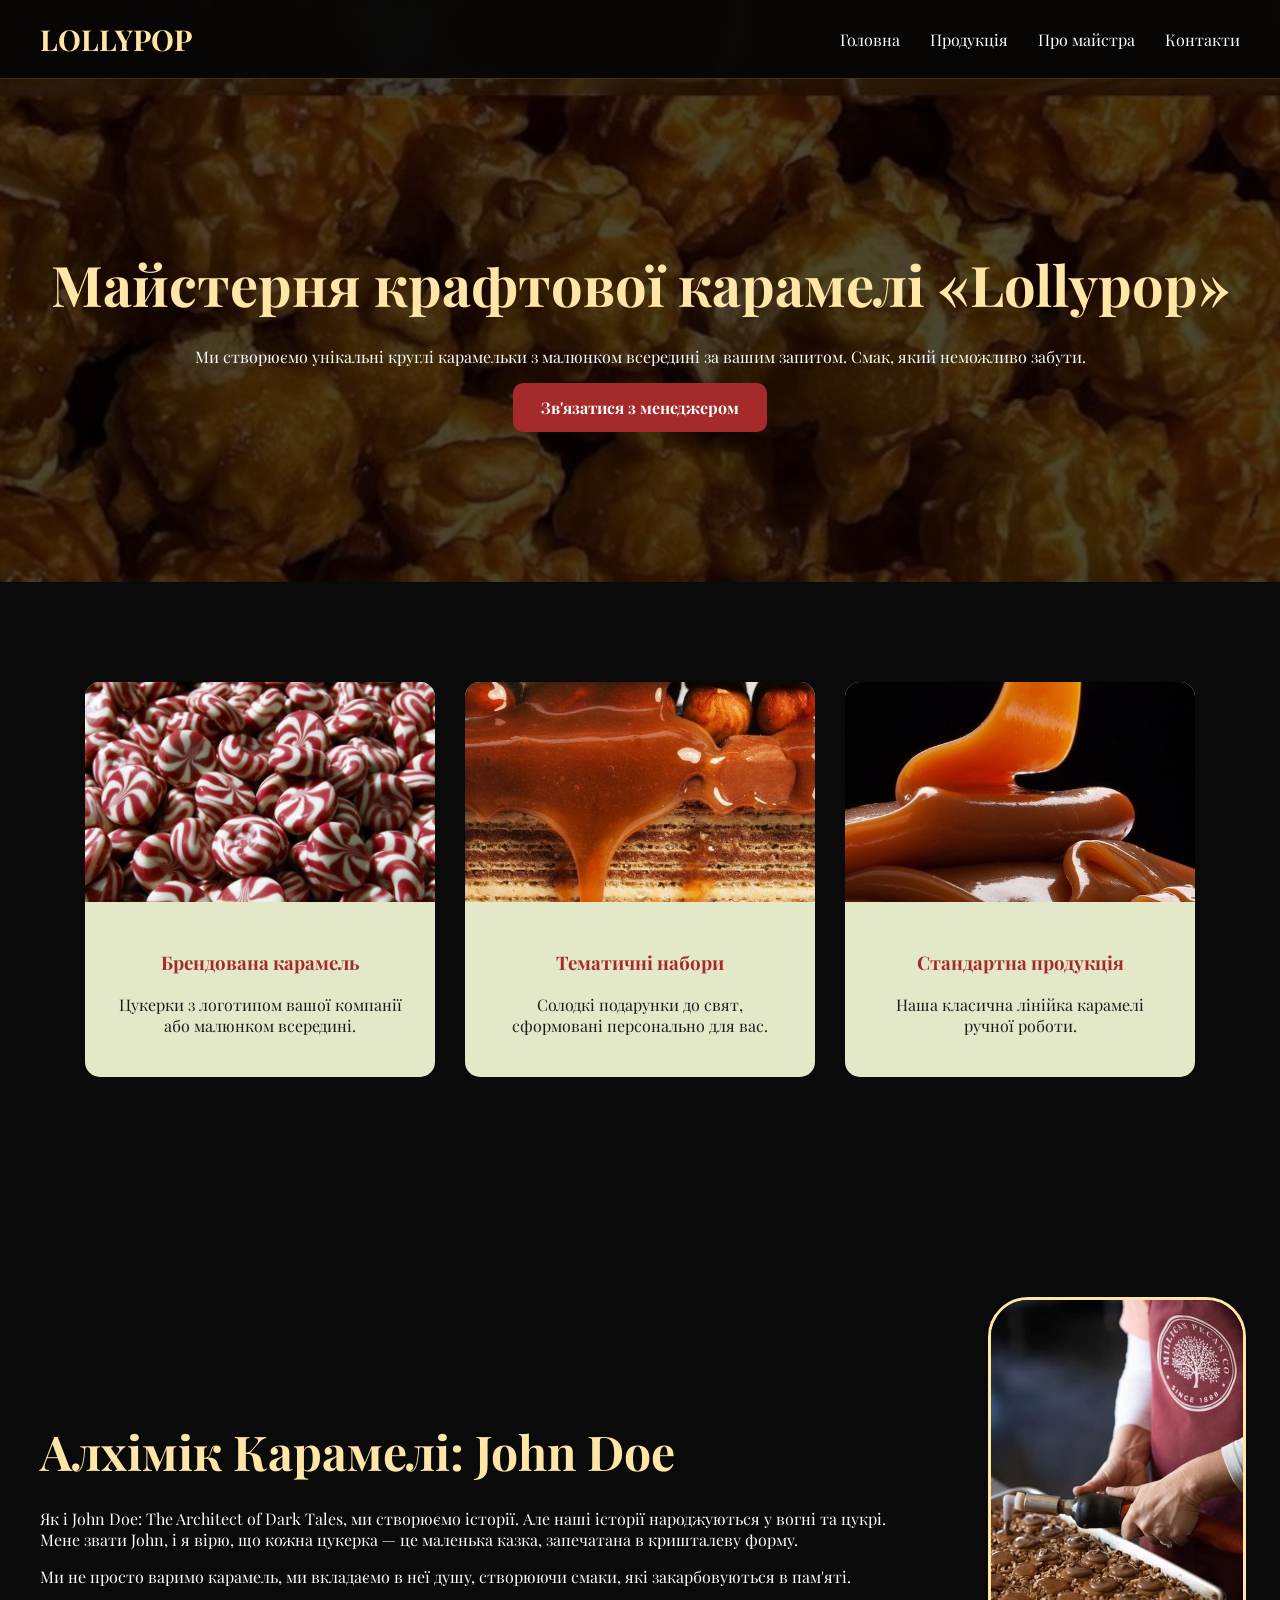
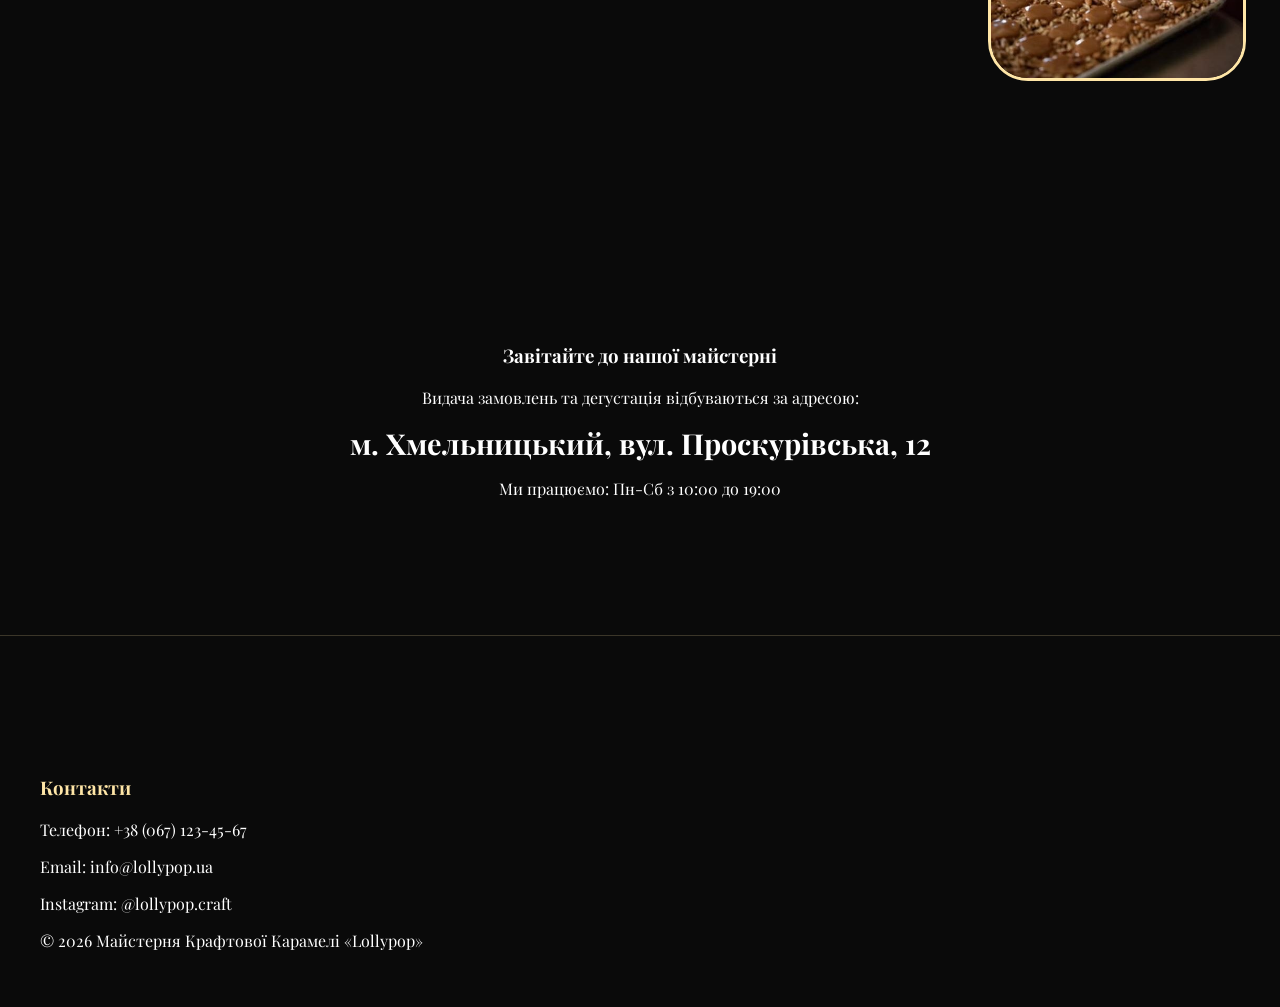
<file: index.html>
<!DOCTYPE html>
<html lang="uk">
<head>
    <meta charset="UTF-8">
    <meta name="viewport" content="width=device-width, initial-scale=1.0">
    <title>Lollypop - Майстерня Крафтової Карамелі</title>
    <link rel="stylesheet" href="style.css">
</head>
<body>

    <header class="header">
        <div class="container nav-container">
            <div class="logo">Lollypop</div>
            
            <div class="hamburger" id="hamburger">
                <span></span>
                <span></span>
                <span></span>
            </div>

            <nav class="nav-menu" id="nav-menu">
                <ul>
                    <li><a href="#">Головна</a></li>
                    <li><a href="#products">Продукція</a></li>
                    <li><a href="#master">Про майстра</a></li>
                    <li><a href="#contacts">Контакти</a></li>
                </ul>
            </nav>
        </div>
    </header>

    <section class="hero">
        <div class="container">
            <h1>Майстерня крафтової карамелі «Lollypop»</h1>
            <p>Ми створюємо унікальні круглі карамельки з малюнком всередині за вашим запитом. Смак, який неможливо забути.</p>
            <a href="#" class="btn-manager">Зв'язатися з менеджером</a>
        </div>
    </section>

    <section class="products-container" id="products">
        <div class="container">
            <div class="product-grid">
                <div class="card">
                    <img src="img/brand-candy.jpg" alt="Брендована карамель" class="card-img">
                    <div class="card-content">
                        <h3>Брендована карамель</h3>
                        <p>Цукерки з логотипом вашої компанії або малюнком всередині.</p>
                    </div>
                </div>
                <div class="card">
                    <img src="img/gift-sets.jpg" alt="Тематичні набори" class="card-img">
                    <div class="card-content">
                        <h3>Тематичні набори</h3>
                        <p>Солодкі подарунки до свят, сформовані персонально для вас.</p>
                    </div>
                </div>
                <div class="card">
                    <img src="img/classic-style.jpg" alt="Стандартна продукція" class="card-img">
                    <div class="card-content">
                        <h3>Стандартна продукція</h3>
                        <p>Наша класична лінійка карамелі ручної роботи.</p>
                    </div>
                </div>
            </div>
        </div>
    </section>

    <section class="master-section" id="master">
        <div class="container master-grid">
            <div class="master-info">
                <h2>Алхімік Карамелі: John Doe</h2>
                <p>Як і John Doe: The Architect of Dark Tales, ми створюємо історії. Але наші історії народжуються у вогні та цукрі. Мене звати John, і я вірю, що кожна цукерка — це маленька казка, запечатана в кришталеву форму.</p>
                <p>Ми не просто варимо карамель, ми вкладаємо в неї душу, створюючи смаки, які закарбовуються в пам'яті.</p>
            </div>
            <div class="master-image">
                <img src="img/about-process.jpg" alt="Майстер за роботою" class="img-styled">
            </div>
        </div>
    </section>

    <section class="address-section" id="contacts">
        <div class="container">
            <div class="address-box">
                <h3>Завітайте до нашої майстерні</h3>
                <p>Видача замовлень та дегустація відбуваються за адресою:</p>
                <p class="highlight">м. Хмельницький, вул. Проскурівська, 12</p>
                <p class="note">Ми працюємо: Пн-Сб з 10:00 до 19:00</p>
            </div>
        </div>
    </section>

    <footer class="footer">
        <div class="container">
            <h3>Контакти</h3>
            <p>Телефон: +38 (067) 123-45-67</p>
            <p>Email: info@lollypop.ua</p>
            <p>Instagram: @lollypop.craft</p>
            <p>&copy; 2026 Майстерня Крафтової Карамелі «Lollypop»</p>
        </div>
    </footer>

    <script>
        const hamburger = document.getElementById('hamburger');
        const navMenu = document.getElementById('nav-menu');

        hamburger.addEventListener('click', () => {
            navMenu.classList.toggle('active');
            hamburger.classList.toggle('is-active');
        });

        // Закриття меню при кліку на пункт
        document.querySelectorAll('.nav-menu a').forEach(n => n.addEventListener('click', () => {
            navMenu.classList.remove('active');
            hamburger.classList.remove('is-active');
        }));
    </script>

</body>
</html>
</file>
<file: style.css>
/* 1. ПІДКЛЮЧЕННЯ ШРИФТУ (Виправлено шлях, бо файли лежать у списку) */
@font-face {
    font-family: 'PlayfairLolly';
    src: url('PlayfairDisplay-VariableFont_wght.ttf') format('truetype');
}

/* 2. ЗАГАЛЬНІ НАЛАШТУВАННЯ */
html {
    scroll-behavior: smooth;
}

body {
    margin: 0;
    padding: 0;
    font-family: 'PlayfairLolly', serif !important; 
    background-color: #0a0a0a;
    color: white;
    text-align: center;
    overflow-x: hidden;
}

.container {
    max-width: 1200px;
    margin: 0 auto;
    padding: 0 20px;
}

/* 3. ШАПКА ТА НАВІГАЦІЯ */
.header {
    background: rgba(5, 5, 5, 0.9);
    backdrop-filter: blur(10px);
    padding: 20px 0;
    position: fixed;
    width: 100%;
    top: 0;
    z-index: 2000;
    border-bottom: 1px solid rgba(255, 230, 167, 0.2);
}

.nav-container {
    display: flex;
    justify-content: space-between;
    align-items: center;
}

.logo {
    font-size: 1.8rem;
    color: #FFE6A7;
    font-weight: bold;
    text-transform: uppercase;
}

.nav-menu ul {
    list-style: none;
    display: flex;
    gap: 30px;
    margin: 0;
}

.nav-menu a {
    color: white;
    text-decoration: none;
    transition: 0.3s;
}

.nav-menu a:hover {
    color: #FFE6A7;
}

/* 4. ГЕРОЙ-БЛОК (Шляхи без папок для надійності) */
.hero {
    padding: 200px 0 150px 0; 
    background: linear-gradient(rgba(0,0,0,0.7), rgba(0,0,0,0.7)), url('hero-bg.jpg');
    background-size: cover;
    background-position: center;
    background-attachment: fixed;
}

.hero h1 {
    font-size: 3.5rem; 
    color: #FFE6A7; 
    margin-bottom: 25px;
}

.btn-manager {
    background-color: #A52A2A; 
    color: white;
    text-decoration: none;
    padding: 15px 35px;
    border-radius: 5px;
    font-weight: bold;
    display: inline-block;
    transition: all 0.3s ease;
}

.btn-manager:hover {
    background-color: #d23a3a;
    transform: scale(1.05);
    box-shadow: 0 0 20px rgba(255, 230, 167, 0.3);
}

/* 5. КАРТКИ ТОВАРІВ */
.products-container {
    padding: 100px 0;
}

.product-grid {
    display: flex;
    justify-content: center;
    gap: 30px;
    flex-wrap: wrap;
}

.card {
    background-color: #E3E9C8; 
    color: #1a1a1a;
    border-radius: 15px;
    width: 350px;
    overflow: hidden; 
    transition: transform 0.3s ease;
}

.card:hover {
    transform: translateY(-10px);
}

.card-img {
    width: 100%;
    height: 220px;
    object-fit: cover; 
}

.card-content {
    padding: 25px;
}

.card h3 {
    color: #A52A2A; 
}

/* 6. БЛОК МАЙСТРА (Теж прибрано шлях до папки) */
.master-section {
    padding: 120px 0;
    background: linear-gradient(rgba(0,0,0,0.8), rgba(0,0,0,0.8)), url('footer-texture.jpg');
    background-size: cover;
    background-position: center;
    background-attachment: fixed;
}

.master-grid {
    display: flex;
    align-items: center;
    gap: 60px;
    text-align: left;
}

.master-info h2 {
    color: #FFE6A7;
    font-size: 3rem;
    margin-bottom: 25px;
}

.img-styled {
    width: 100%;
    max-width: 450px;
    border-radius: 40px; 
    border: 3px solid #FFE6A7; 
}

/* 7. АДРЕСА */
.address-section {
    padding: 120px 0;
    background: linear-gradient(rgba(10,10,10,0.7), rgba(10,10,10,0.7)), url('brand-candy.jpg');
    background-size: cover;
    background-position: center;
    background-attachment: fixed;
}

.address-grid {
    display: flex;
    align-items: center;
    gap: 60px;
    text-align: left;
}

.address-info h3 {
    color: #FFE6A7;
    font-size: 2.5rem;
    margin-bottom: 25px;
}

.highlight {
    font-size: 1.8rem;
    font-weight: bold;
    display: block;
    margin: 15px 0;
}

/* 8. ФУТЕР */
.footer {
    padding: 60px 0;
    background-color: #050505;
}

.footer h3 {
    color: #FFE6A7;
}

/* 9. МОБІЛЬНЕ МЕНЮ */
.hamburger {
    display: none;
    cursor: pointer;
    flex-direction: column;
    gap: 6px;
}

.hamburger span {
    width: 30px;
    height: 3px;
    background: #FFE6A7;
    transition: 0.3s;
}

@media (max-width: 768px) {
    .hamburger { display: flex; }
    .nav-menu {
        position: fixed;
        right: -100%;
        top: 75px;
        background: rgba(10, 10, 10, 0.98);
        width: 100%;
        height: 100vh;
        transition: 0.4s;
    }
    .nav-menu.active { right: 0; }
    .nav-menu ul { flex-direction: column; padding-top: 100px; gap: 40px; }
    .hero h1 { font-size: 2.2rem; }
    .master-grid { flex-direction: column; text-align: center; }
}

/* --- СЕКЦІЯ ПІДПИСКИ (Адаптація під Lollypop) --- */
.subscribe-section {
    padding: 100px 0;
    background: #111; /* Трохи світліше за основний чорний */
    border-top: 1px solid rgba(255, 230, 167, 0.1);
}

.subscribe-box h2 {
    color: #FFE6A7;
    font-size: 2.5rem;
    margin-bottom: 15px;
}

.subscribe-box p {
    color: #ccc;
    margin-bottom: 30px;
}

.subscribe-form {
    max-width: 600px;
    margin: 0 auto;
}

.input-group {
    display: flex;
    gap: 15px;
}

.subscribe-form input {
    flex: 2;
    padding: 15px 25px;
    background: rgba(255, 255, 255, 0.05);
    border: 1px solid #FFE6A7;
    border-radius: 5px;
    color: white;
    font-family: 'PlayfairLolly', serif;
    outline: none;
}

.subscribe-form input.error {
    border-color: #A52A2A;
    box-shadow: 0 0 10px rgba(165, 42, 42, 0.5);
}

.btn-subscribe {
    flex: 1;
    background-color: #A52A2A;
    color: white;
    border: none;
    padding: 15px;
    border-radius: 5px;
    font-weight: bold;
    cursor: pointer;
    transition: 0.3s;
    text-transform: uppercase;
}

.btn-subscribe:hover {
    background-color: #d23a3a;
    box-shadow: 0 0 15px rgba(255, 230, 167, 0.2);
}

.form-message {
    margin-top: 15px;
    font-size: 0.9rem;
}

/* --- РОЗШИРЕНИЙ ФУТЕР --- */
.footer {
    padding: 120px 0 40px;
    background: linear-gradient(rgba(0,0,0,0.7), rgba(0,0,0,0.7)), url('hero-bg.jpg');
    background-size: cover;
    background-position: center;
    background-attachment: fixed;
    border-top: 1px solid rgba(255, 230, 167, 0.2);
    text-align: left; /* Текст у футері зазвичай зліва */
}

.footer-grid {
    display: grid;
    grid-template-columns: 1.5fr 1fr 1fr;
    gap: 50px;
    margin-bottom: 50px;
}

.footer-info .logo {
    margin-bottom: 20px;
}

.footer h4 {
    color: #FFE6A7;
    margin-bottom: 25px;
    text-transform: uppercase;
    letter-spacing: 1px;
}

.footer-bottom .container {
    max-width: 1200px;
    margin: 0 auto;
    padding: 0 20px;
}

.login-section {
    padding: 120px 0;
    background: linear-gradient(rgba(0,0,0,0.85), rgba(0,0,0,0.85)), url('footer-texture.jpg');
    background-size: cover;
    background-position: center;
    background-attachment: fixed;
    min-height: calc(100vh - 80px);
}

.auth-form {
    width: 100%;
    max-width: 540px;
    margin: 0 auto;
    background: rgba(10, 10, 10, 0.82);
    border: 1px solid rgba(255, 230, 167, 0.18);
    border-radius: 24px;
    padding: 40px 45px;
    box-shadow: 0 20px 60px rgba(0, 0, 0, 0.35);
    backdrop-filter: blur(8px);
}

.auth-form h2 {
    color: #FFE6A7;
    margin-bottom: 15px;
}

.auth-form p {
    color: #ccc;
    margin-bottom: 25px;
}

.auth-form input {
    width: 100%;
    padding: 15px 20px;
    margin-bottom: 18px;
    border: 1px solid rgba(255, 230, 167, 0.2);
    border-radius: 8px;
    background: rgba(255, 255, 255, 0.05);
    color: white;
    outline: none;
}

.auth-form input:focus {
    border-color: #FFE6A7;
}

.auth-form button {
    width: 100%;
    margin-top: 10px;
}

.admin-section {
    padding: 120px 0 60px;
    background: linear-gradient(rgba(10,10,10,0.85), rgba(10,10,10,0.85)), url('brand-candy.jpg');
    background-size: cover;
    background-position: center;
    background-attachment: fixed;
    color: white;
    text-align: left;
}

.admin-info {
    display: flex;
    justify-content: space-between;
    align-items: center;
    gap: 20px;
    margin-bottom: 30px;
}

.admin-table {
    width: 100%;
    border-collapse: collapse;
    background: rgba(0, 0, 0, 0.45);
    border: 1px solid rgba(255, 255, 255, 0.08);
}

.admin-table th,
.admin-table td {
    padding: 16px;
    border: 1px solid rgba(255, 255, 255, 0.08);
}

.admin-table th {
    background: rgba(255, 230, 167, 0.12);
    color: #FFE6A7;
    text-align: left;
}

.admin-table tbody tr:hover {
    background: rgba(255, 255, 255, 0.08);
}

.admin-table td {
    color: #ddd;
}

.admin-empty,
.admin-block {
    background: rgba(0, 0, 0, 0.55);
    padding: 30px;
    border-radius: 18px;
    border: 1px solid rgba(255, 230, 167, 0.12);
}

.btn-manager {
    background-color: #A52A2A;
    color: white;
    padding: 14px 28px;
    border-radius: 10px;
    text-decoration: none;
    display: inline-block;
}

.btn-manager:hover {
    background-color: #931f1f;
}

.footer-links ul {
    list-style: none;
    padding: 0;
}

.footer-links ul li {
    margin-bottom: 12px;
}

.footer-links a {
    color: #ccc;
    text-decoration: none;
    transition: 0.3s;
}

.footer-links a:hover {
    color: #FFE6A7;
    padding-left: 5px;
}

.footer-contacts p {
    color: #ccc;
    margin-bottom: 15px;
}

.footer-bottom {
    background-color: #050505;
    text-align: center;
    border-top: 1px solid rgba(255, 255, 255, 0.05);
    padding: 30px 0 20px;
    color: #666;
    font-size: 0.85rem;
}

/* АДАПТИВНІСТЬ ДЛЯ ФУТЕРА */
@media (max-width: 768px) {
    .footer-grid {
        grid-template-columns: 1fr;
        text-align: center;
    }
    .input-group {
        flex-direction: column;
    }
    .address-grid {
        flex-direction: column;
        text-align: center;
    }
    .footer-links ul {
        display: none; /* Сховаємо посилання на мобільці для компактності або залиш, як є */
    }
    .footer-image {
        display: none;
    }
}
</file>
